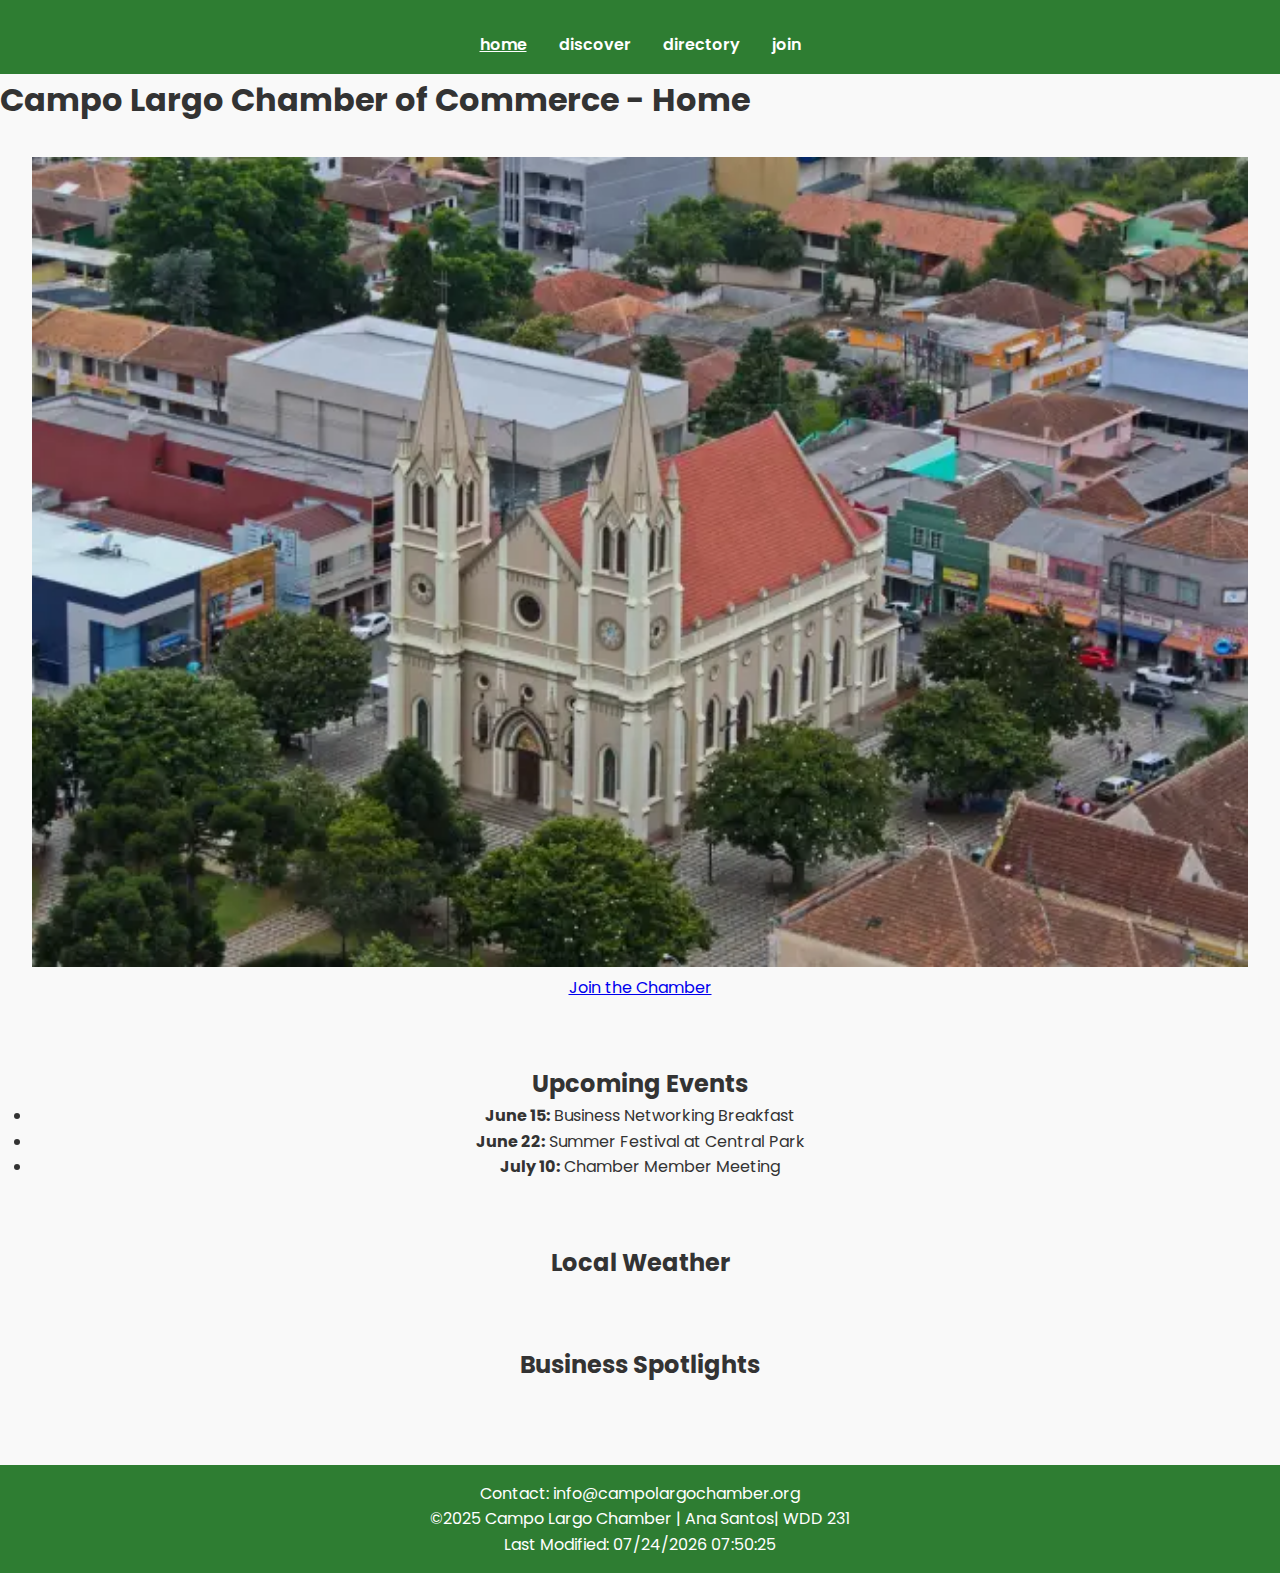
<file: chamber/index.html>
<!DOCTYPE html>
<html lang="en">
<head>
    <meta charset="UTF-8">
    <meta name="viewport" content="width=device-width, initial-scale=1.0">
    <meta name="author" content="Ana Gabriely Mendes dos Santos">
    <meta name="description" content="Directory of local businesses and members of the Campo Largo Chamber of Commerce.">
    <title>Campo Largo Chamber of Commerce - Home</title>

    <!--Open Graph Metadata-->
    <meta property="og:title" content="Campo Largo Chamber Directory" />
    <meta property="og:description" content="Explore our directory of businesses and members." />
    <meta property="og:image" content="" />
    <meta property="og:url" content="http://127.0.0.1:5500/chamber/directory.html" />
    <meta property="og:type" content="website" />

    <link rel="stylesheet" href="styles/index.css">
    <link rel="icon" href="images/favicon.ico" type="image/x-icon">
    

</head>
<body>
    <header>
        <nav>
            <ul>
                <li><a href="index.html" lang="en" class="active" aria-current="page">home</a></li>
                <li><a href="discover.html">discover</a></li>
                <li><a href="directory.html" >directory</a></li>
                <li><a href="join.html">join</a></li>
            </ul>
        </nav>
    </header>
    <main>
        <h1>Campo Largo Chamber of Commerce - Home</h1>
        <!--HERO SECTION-->
        <section class="hero">
            <img src="images/campolargo.webp" alt="Campo Largo view" loading="lazy">
            <div class="cta">
                <a href="join.html" class="join-button">Join the Chamber</a>
            </div>
        </section>

        <!--current events section-->
        <section class="events">
            <h2>Upcoming Events</h2>
            <ul>
                <li><strong>June 15:</strong> Business Networking Breakfast</li>
                <li><strong>June 22:</strong> Summer Festival at Central Park</li>
                <li><strong>July 10:</strong> Chamber Member Meeting</li>
            </ul>
        </section>

        <!--weather section-->
        <section class="weather">
            <h2>Local Weather</h2>
            <p id="weather-temp"></p>
            <p id="weather-desc"></p>
            <div id="forecast"></div>
        </section>

         <!-- Business Spotlights Section -->
        <section class="spotlights">
            <h2>Business Spotlights</h2>
            <div class="spotlight-card-container">
                <!--cards inseridos via js-->
            </div>
        </section>
    </main>
    <footer>
        <p>Contact: info@campolargochamber.org</p>
        <p>©2025 Campo Largo Chamber | Ana Santos| WDD 231</p>
        <p>Last Modified: <span id="last-modified"></span></p>
    </footer>

    <script src="scripts/weather.js" defer></script>
    <script src="scripts/spotlights.js" defer></script>
    <script>
       document.getElementById('last-modified').textContent = document.lastModified;
    </script>
</body>
</html>
</file>
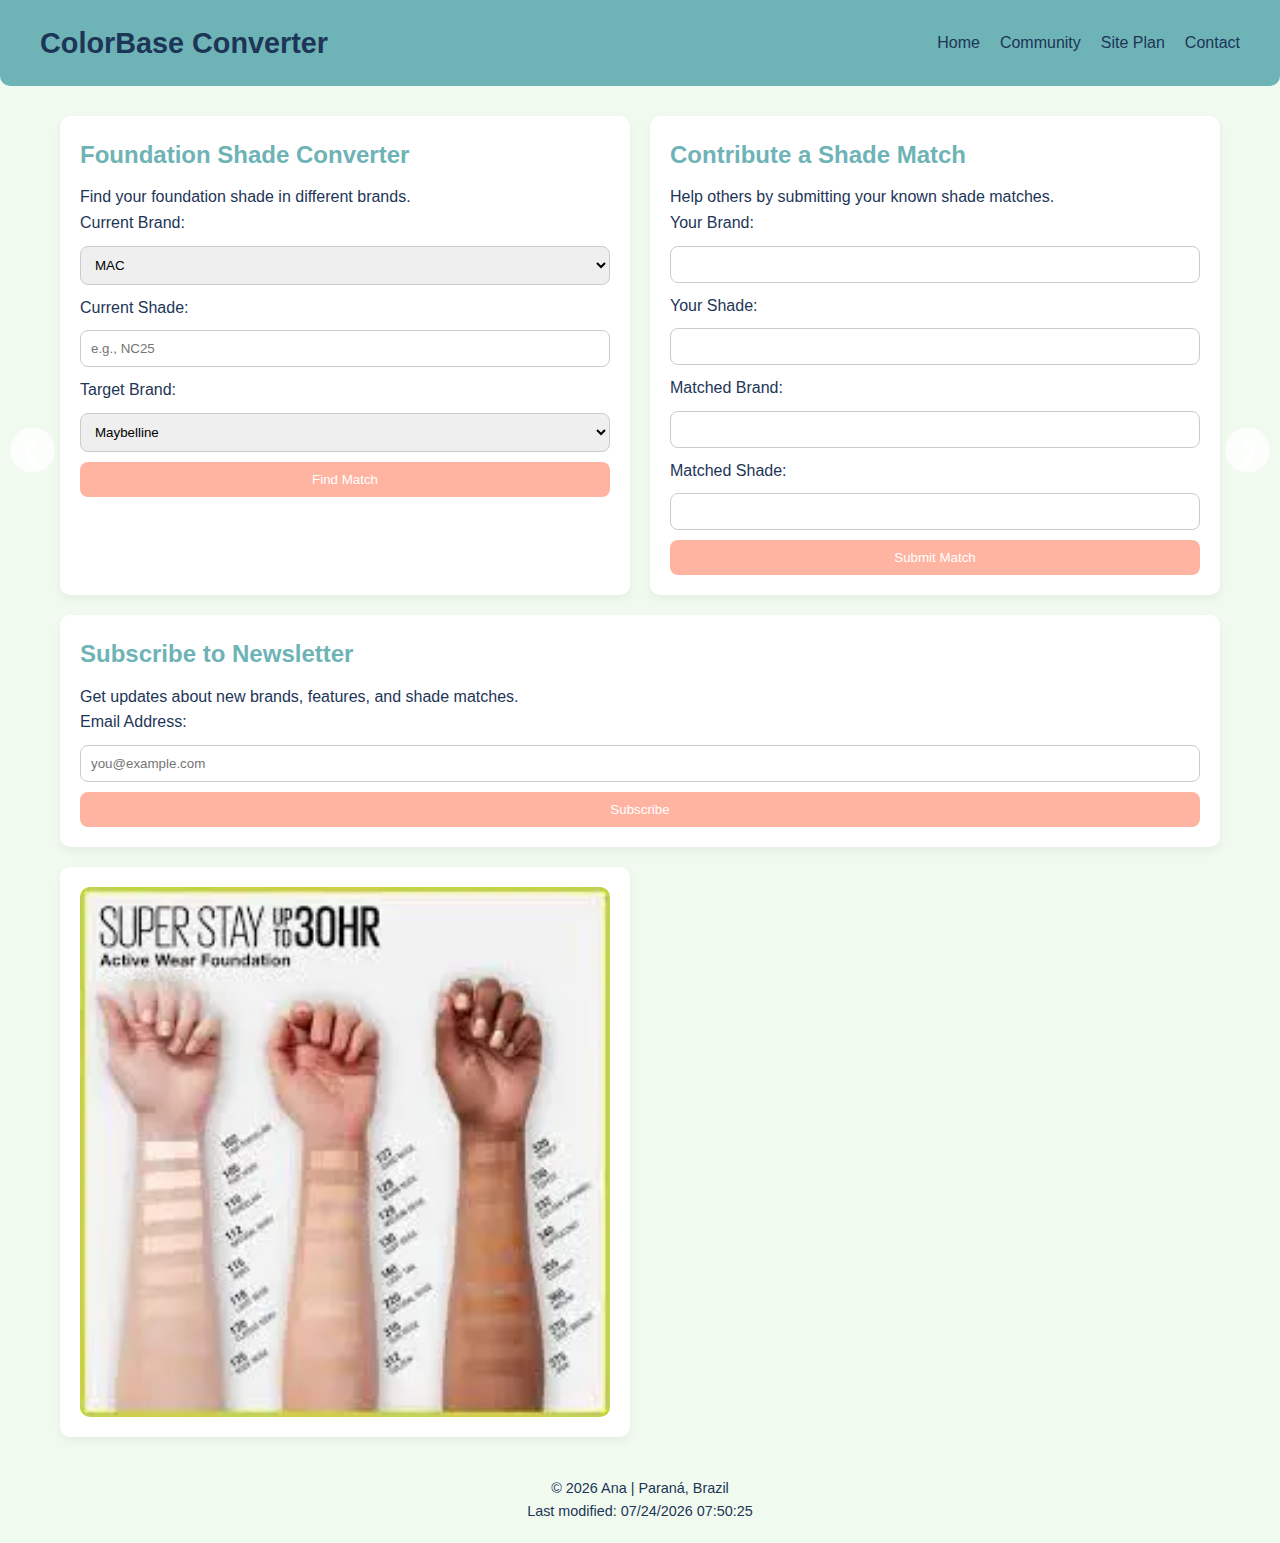
<file: finalproject/index.html>
<!DOCTYPE html>
<html lang="en">
<head>
  <meta charset="UTF-8" />
  <meta name="viewport" content="width=device-width, initial-scale=1" />
  <title>ColorBase Converter</title>
  <meta name="description" content="Foundation shade converter and community contribution tool">
  <meta name="author" content="Ana Gabriely Mendes dos Santos">
  <link rel="stylesheet" href="styles/main.css">
  <link rel="icon" href="images/favicon.png" type="image/x-icon">

  <!-- Open Graph / Facebook -->
<meta property="og:type" content="website">
<meta property="og:url" content="https://anasntos.github.io/wdd231/finalproject/">
<meta property="og:title" content="ColorBase Converter">
<meta property="og:description" content="Find your perfect foundation shade across brands and share with the community.">
<meta property="og:image" content="images">
</head>

<body>
  <header>
    <nav>
      <div class="logo">ColorBase Converter</div>
      <ul class="nav-links">
        <li><a href="index.html">Home</a></li>
        <li><a href="community.html">Community</a></li>
        <li><a href="siteplan.html">Site Plan</a></li>
        <li><a href="contact.html">Contact</a></li>
      </ul>
      <button class="menu-button">&#9776;</button>
    </nav>
  </header>

  <main>
    <section class="converter">
      <h2>Foundation Shade Converter</h2>
      <p>Find your foundation shade in different brands.</p>
      <form>
        <label for="brand">Current Brand:</label>
        <select id="brand" name="brand">
          <option>MAC</option>
          <option>Maybelline</option>
          <option>Fenty</option>
        </select>

        <label for="shade">Current Shade:</label>
        <input type="text" id="shade" name="shade" placeholder="e.g., NC25">

        <label for="target-brand">Target Brand:</label>
        <select id="target-brand" name="target-brand">
          <option>Maybelline</option>
          <option>Fenty</option>
          <option>MAC</option>
        </select>

        <button type="submit">Find Match</button>
      </form>
    </section>

    <section class="contribute">
      <h2>Contribute a Shade Match</h2>
      <p>Help others by submitting your known shade matches.</p>
      <form>
        <label for="your-brand">Your Brand:</label>
        <input type="text" id="your-brand" name="your-brand">

        <label for="your-shade">Your Shade:</label>
        <input type="text" id="your-shade" name="your-shade">

        <label for="matched-brand">Matched Brand:</label>
        <input type="text" id="matched-brand" name="matched-brand">

        <label for="matched-shade">Matched Shade:</label>
        <input type="text" id="matched-shade" name="matched-shade">

        <button type="submit">Submit Match</button>
      </form>
    </section>

    <section class="newsletter">
      <h2>Subscribe to Newsletter</h2>
      <p>Get updates about new brands, features, and shade matches.</p>
      <form>
        <label for="email">Email Address:</label>
        <input type="email" id="email" name="email" placeholder="you@example.com">

        <button type="submit">Subscribe</button>
      </form>
    </section>

    <section class="carousel">
        <div class="carousel-images">
            <img src="images/image1.webp" alt="Foto 1" loading="lazy" class="active" />
            <img src="images/image2.webp" alt="Foto 2" loading="lazy"/>
            <img src="images/image3.webp" alt="Foto 3" loading="lazy"/>
        </div>
        <button class="carousel-btn prev">&#10094;</button>
        <button class="carousel-btn next">&#10095;</button>
    </section>

  </main>

  <footer>
    <p>&copy; <span id="Year"></span> Ana | Paraná, Brazil</p>
    <p id="lastModified"></p>
  </footer>

  <script src="scripts/main.js"></script>
  <script src="scripts/carrossel.js"></script>
</body>
</html>
</file>
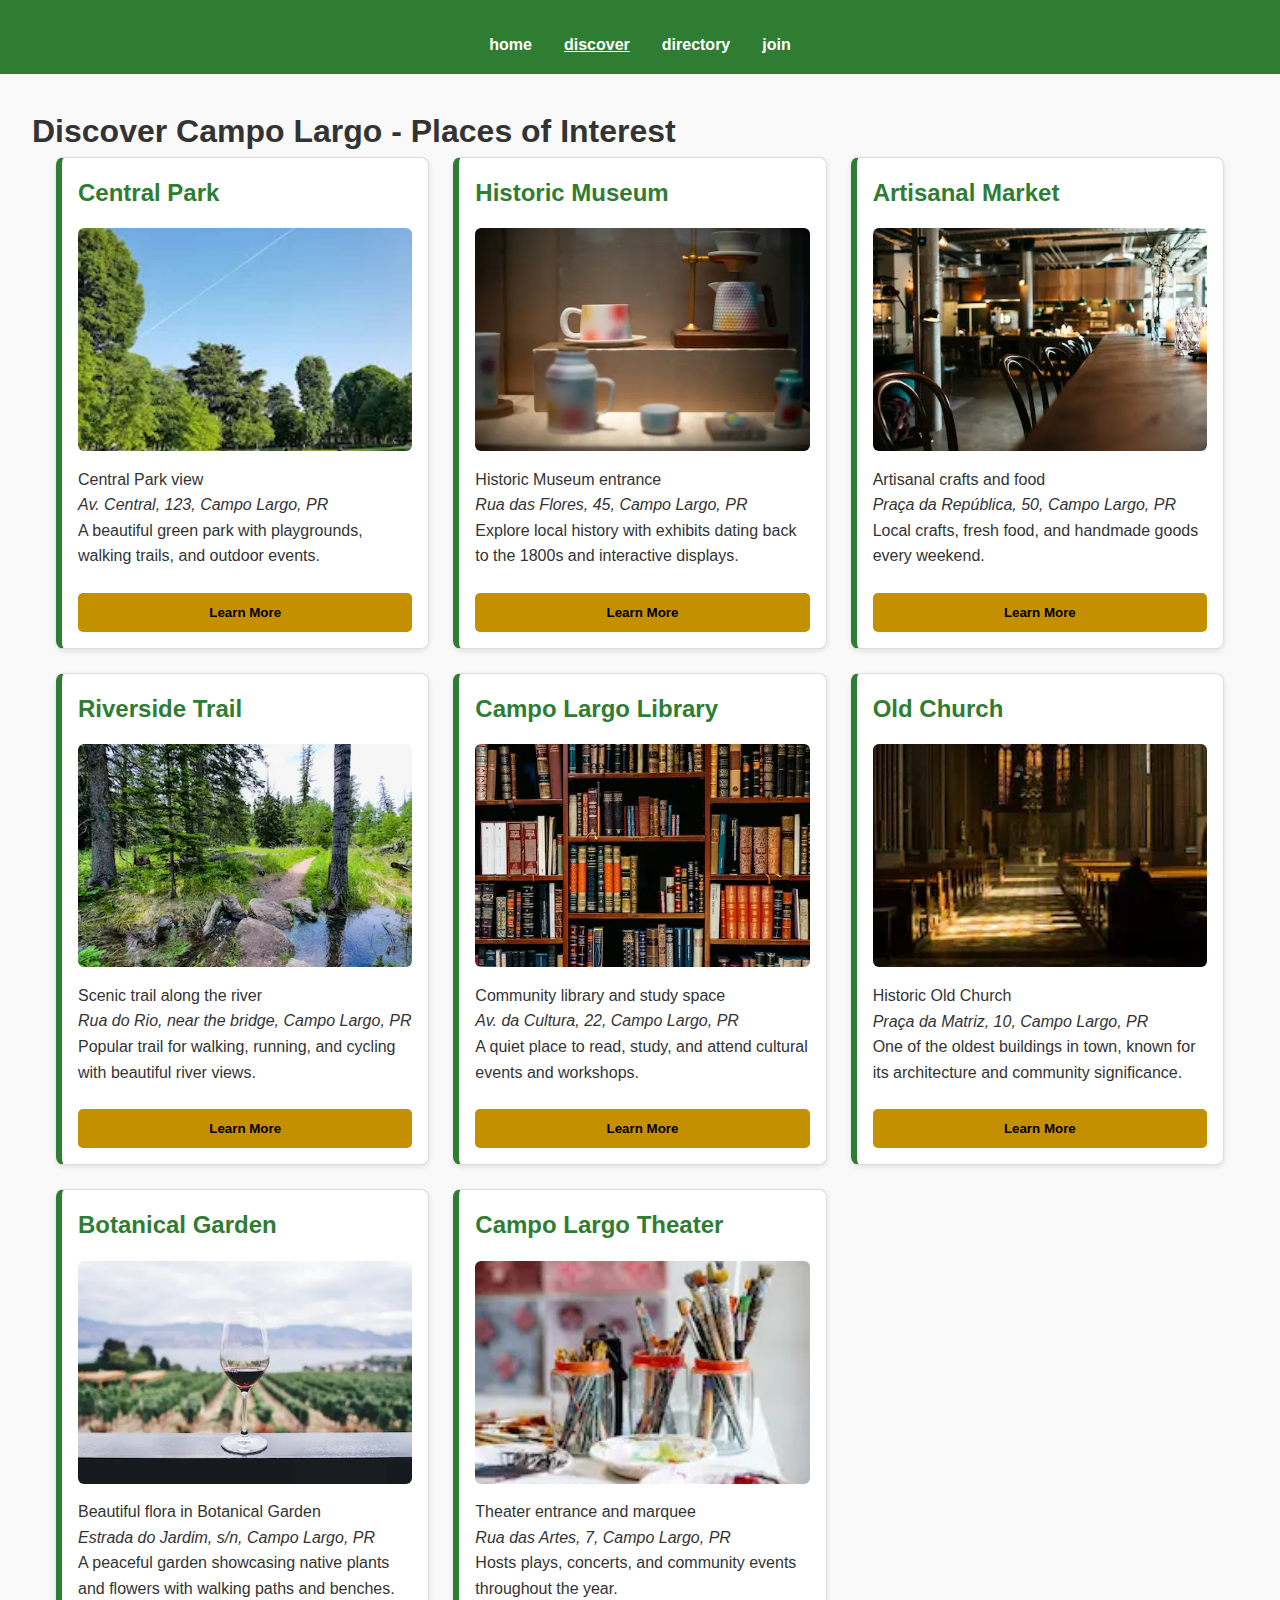
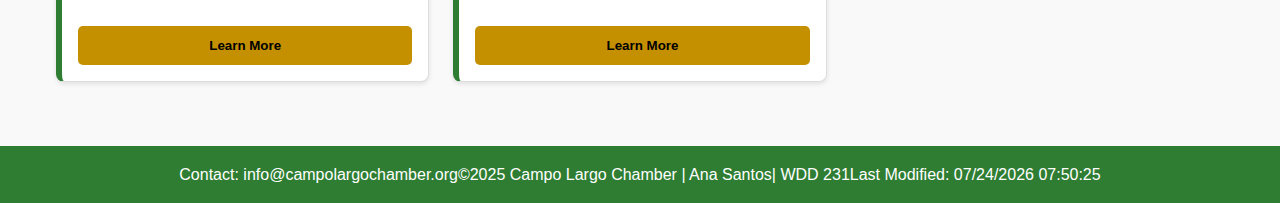
<file: chamber/discover.html>
<!DOCTYPE html>
<html lang="en">
<head>
    <meta charset="UTF-8">
    <meta name="viewport" content="width=device-width, initial-scale=1.0">
    <meta name="author" content="Ana Gabriely Mendes dos Santos">
    <meta name="description" content="Directory of local businesses and members of the Campo Largo Chamber of Commerce.">
    <title>Campo Largo Chamber of Commerce - Discover</title>

    <!--Open Graph Metadata-->
    <meta property="og:title" content="Campo Largo Chamber Directory" />
    <meta property="og:description" content="Explore our directory of businesses and members." />
    <meta property="og:image" content="" />
    <meta property="og:url" content="http://127.0.0.1:5500/chamber/directory.html" />
    <meta property="og:type" content="website" />

    <link rel="stylesheet" href="styles/discover.css">
    <link rel="icon" href="images/favicon.ico" type="image/x-icon">
    

</head>
<body>
    <header>
        <nav>
            <ul>
                <li><a href="index.html" lang="en" >home</a></li>
                <li><a href="discover.html" class="active" aria-current="page">discover</a></li>
                <li><a href="directory.html" >directory</a></li>
                <li><a href="join.html">join</a></li>
            </ul>
        </nav>
    </header>

    <main>
        <section id="places">
            <h1>Discover Campo Largo - Places of Interest</h1>
            <div class="cards-container">
                <article class="card card1">
                    <h2>Central Park</h2>
                    <figure>
                        <img src="images/park.webp" alt="View of Central Park" width="300" height="200" loading="lazy" />
                        <figcaption>Central Park view</figcaption>
                    </figure>
                    <address>Av. Central, 123, Campo Largo, PR</address>
                    <p>A beautiful green park with playgrounds, walking trails, and outdoor events.</p>
                    <button class="cta-button">Learn More</button>

                </article>
                
                <article class="card card2">
                    <h2>Historic Museum</h2>
                    <figure>
                        <img src="images/museum.webp" alt="Front facade of Historic Museum" width="300" height="200" loading="lazy" />
                        <figcaption>Historic Museum entrance</figcaption>
                    </figure>
                    <address>Rua das Flores, 45, Campo Largo, PR</address>
                    <p>Explore local history with exhibits dating back to the 1800s and interactive displays.</p>
                    <button class="cta-button">Learn More</button>

                </article>
                
                <article class="card card3">
                    <h2>Artisanal Market</h2>
                    <figure>
                        <img src="images/bistro.webp" alt="Stalls at Artisanal Market" width="300" height="200"  loading="lazy"/>
                        <figcaption>Artisanal crafts and food</figcaption>
                    </figure>
                    <address>Praça da República, 50, Campo Largo, PR</address>
                    <p>Local crafts, fresh food, and handmade goods every weekend.</p>
                    <button class="cta-button">Learn More</button>

                </article>
                
                <article class="card card4">
                    <h2>Riverside Trail</h2>
                    <figure>
                        <img src="images/waterstrail.webp" alt="Riverside Trail walking path" width="300" height="200" loading="lazy" />
                        <figcaption>Scenic trail along the river</figcaption>
                    </figure>
                    <address>Rua do Rio, near the bridge, Campo Largo, PR</address>
                    <p>Popular trail for walking, running, and cycling with beautiful river views.</p>
                    <button class="cta-button">Learn More</button>

                </article>
                
                <article class="card card5">
                    <h2>Campo Largo Library</h2>
                    <figure>
                        <img src="images/library.webp" alt="Front of Campo Largo Library" width="300" height="200" loading="lazy" />
                        <figcaption>Community library and study space</figcaption>
                    </figure>
                    <address>Av. da Cultura, 22, Campo Largo, PR</address>
                    <p>A quiet place to read, study, and attend cultural events and workshops.</p>
                    <button class="cta-button">Learn More</button>

                </article>
                
                <article class="card card6">
                    <h2>Old Church</h2>
                    <figure>
                        <img src="images/church.webp" alt="Historic old church building" width="300" height="200" loading="lazy" />
                        <figcaption>Historic Old Church</figcaption>
                    </figure>
                    <address>Praça da Matriz, 10, Campo Largo, PR</address>
                    <p>One of the oldest buildings in town, known for its architecture and community significance.</p>
                    <button class="cta-button">Learn More</button>

                </article>
                
                <article class="card card7">
                    <h2>Botanical Garden</h2>
                    <figure>
                        <img src="images/winery.webp" alt="Flowers in Botanical Garden" width="300" height="200" loading="lazy" />
                        <figcaption>Beautiful flora in Botanical Garden</figcaption>
                    </figure>
                    <address>Estrada do Jardim, s/n, Campo Largo, PR</address>
                    <p>A peaceful garden showcasing native plants and flowers with walking paths and benches.</p>
                    <button class="cta-button">Learn More</button>

                </article>
                
                <article class="card card8">
                    <h2>Campo Largo Theater</h2>
                    <figure>
                        <img src="images/artstudio.webp" alt="Front of Campo Largo Theater" width="300" height="200" loading="lazy" />
                        <figcaption>Theater entrance and marquee</figcaption>
                    </figure>
                    <address>Rua das Artes, 7, Campo Largo, PR</address>
                    <p>Hosts plays, concerts, and community events throughout the year.</p>
                    <button class="cta-button">Learn More</button>

                </article>
            </div>
        </section>
    </main>

    
    <footer>
        <p>Contact: info@campolargochamber.org</p>
        <p>©2025 Campo Largo Chamber | Ana Santos| WDD 231</p>
        <p>Last Modified: <span id="last-modified"></span></p>
    </footer>

    <script src="scripts/discover.js" defer></script>
    <script>
       document.getElementById('last-modified').textContent = document.lastModified;
    </script>
</body>
</html>
</file>
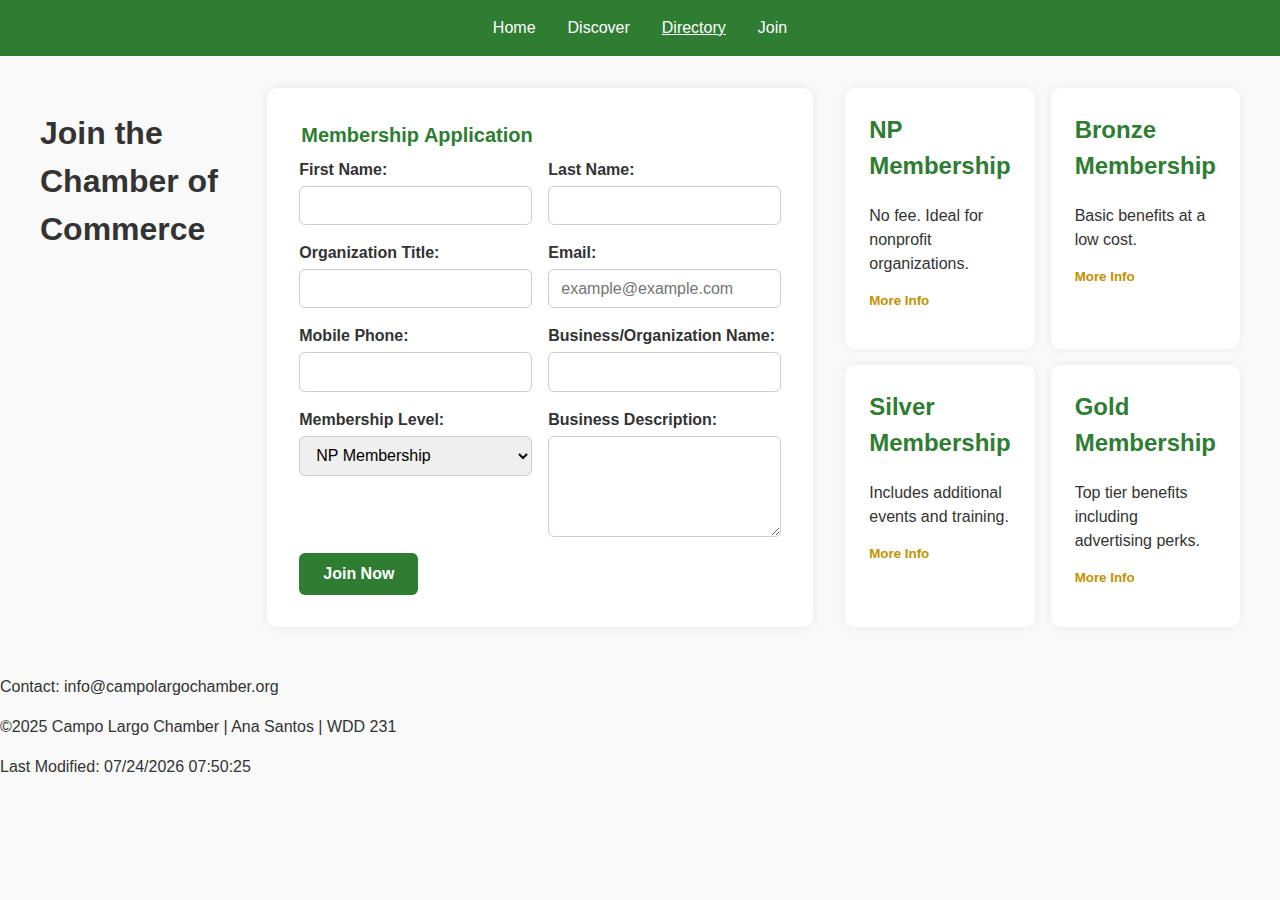
<file: chamber/join.html>
<!DOCTYPE html>
<html lang="en">
<head>
  <meta charset="UTF-8" />
  <meta name="viewport" content="width=device-width, initial-scale=1.0" />
  <meta name="author" content="Ana Gabriely Mendes dos Santos" />
  <meta name="description" content="Directory of local businesses and members of the Campo Largo Chamber of Commerce." />
  <title>Join - Campo Largo Chamber of Commerce</title>

  <!-- Favicon -->
  <link rel="icon" href="images/favicon.ico" type="image/x-icon" />

  <!-- Facebook Open Graph meta tags -->
  <meta property="og:title" content="Campo Largo Chamber Directory" />
  <meta property="og:description" content="Explore our directory of businesses and members." />
  <meta property="og:image" content="https://example.com/chamber/images/social-preview.jpg" />
  <meta property="og:url" content="https://example.com/chamber/directory.html" />
  <meta property="og:type" content="website" />

  <link rel="stylesheet" href="styles/join.css" />
  <script defer src="scripts/join.js"></script>
</head>
<body>
  <header>
    <nav>
      <ul>
        <li><a href="index.html" lang="en">home</a></li>
        <li><a href="discover.html">discover</a></li>
        <li><a href="directory.html" class="active" aria-current="page">directory</a></li>
        <li><a href="join.html">join</a></li>
      </ul>
    </nav>
  </header>

  <main>
    <h1>Join the Chamber of Commerce</h1>
    <section>
      <form method="get" action="thankyou.html">
        <fieldset>
          <legend>Membership Application</legend>

          <label for="firstName">First Name:
            <input type="text" id="firstName" name="firstName" autocomplete="given-name" required />
          </label>

          <label for="lastName">Last Name:
            <input type="text" id="lastName" name="lastName" autocomplete="family-name" required />
          </label>

          <label for="orgTitle">Organization Title:
            <input type="text" id="orgTitle" name="orgTitle" autocomplete="organization-title" pattern="[A-Za-z\\-\\s]{7,}" />
          </label>

          <label for="email">Email:
            <input type="email" id="email" name="email" autocomplete="email" required placeholder="example@example.com" />
          </label>

          <label for="phone">Mobile Phone:
            <input type="tel" id="phone" name="phone" autocomplete="tel" required />
          </label>

          <label for="organization">Business/Organization Name:
            <input type="text" id="organization" name="organization" autocomplete="organization" required />
          </label>

          <label for="membership">Membership Level:
            <select id="membership" name="membership" required>
              <option value="np">NP Membership</option>
              <option value="bronze">Bronze Membership</option>
              <option value="silver">Silver Membership</option>
              <option value="gold">Gold Membership</option>
            </select>
          </label>

          <label for="description">Business Description:
            <textarea id="description" name="description"></textarea>
          </label>

          <input type="hidden" name="timestamp" id="timestamp" />
          <input type="submit" value="Join Now" />
        </fieldset>
      </form>
    </section>

    <section class="membership-cards">
      <div class="card" id="np-card">
        <h2>NP Membership</h2>
        <p>No fee. Ideal for nonprofit organizations.</p>
        <button type="button" onclick="document.getElementById('np-modal').showModal()">More Info</button>
      </div>

      <div class="card" id="bronze-card">
        <h2>Bronze Membership</h2>
        <p>Basic benefits at a low cost.</p>
        <button type="button" onclick="document.getElementById('bronze-modal').showModal()">More Info</button>
      </div>

      <div class="card" id="silver-card">
        <h2>Silver Membership</h2>
        <p>Includes additional events and training.</p>
        <button type="button" onclick="document.getElementById('silver-modal').showModal()">More Info</button>
      </div>

      <div class="card" id="gold-card">
        <h2>Gold Membership</h2>
        <p>Top tier benefits including advertising perks.</p>
        <button type="button" onclick="document.getElementById('gold-modal').showModal()">More Info</button>
      </div>
    </section>

    <!-- Membership Modals -->
    <dialog id="np-modal">
      <h3>NP Membership Benefits</h3>
      <p>Free membership for nonprofits. Includes access to community events.</p>
      <button aria-label="Close NP Membership Modal" onclick="document.getElementById('np-modal').close()">Close</button>
    </dialog>

    <dialog id="bronze-modal">
      <h3>Bronze Membership Benefits</h3>
      <p>Access to events, monthly newsletter, and business listing.</p>
      <button aria-label="Close Bronze Membership Modal" onclick="document.getElementById('bronze-modal').close()">Close</button>
    </dialog>

    <dialog id="silver-modal">
      <h3>Silver Membership Benefits</h3>
      <p>Everything in Bronze plus discounts, training, and spotlights.</p>
      <button aria-label="Close Silver Membership Modal" onclick="document.getElementById('silver-modal').close()">Close</button>
    </dialog>

    <dialog id="gold-modal">
      <h3>Gold Membership Benefits</h3>
      <p>All benefits plus prominent homepage ads and event sponsorships.</p>
      <button aria-label="Close Gold Membership Modal" onclick="document.getElementById('gold-modal').close()">Close</button>
    </dialog>
  </main>

  <footer>
    <p>Contact: info@campolargochamber.org</p>
    <p>©2025 Campo Largo Chamber | Ana Santos | WDD 231</p>
    <p>Last Modified: <span id="last-modified"></span></p>
  </footer>

  <script>
    // Timestamp automático
    document.getElementById("timestamp").value = new Date().toISOString();

    // Data da última modificação
    document.getElementById("last-modified").textContent = document.lastModified;
  </script>
</body>
</html>
</file>
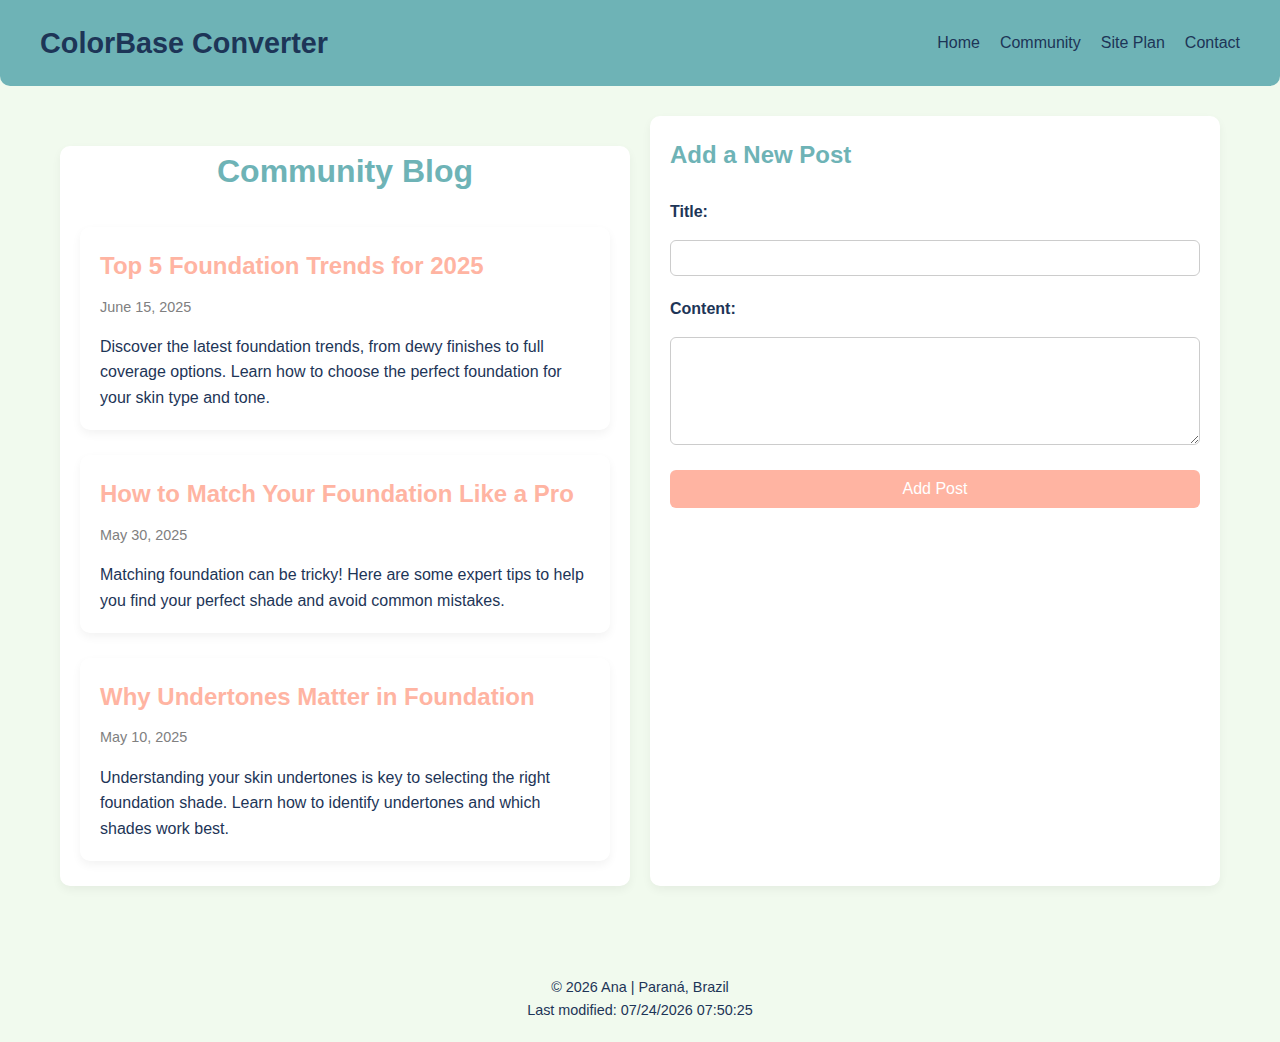
<file: finalproject/community.html>
<!DOCTYPE html>
<html lang="en">
<head>
  <meta charset="UTF-8" />
  <meta name="viewport" content="width=device-width, initial-scale=1" />
  <title>Community - ColorBase Converter</title>
  <meta name="description" content="Blog posts about the makeup world">
  <meta name="author" content="Ana Gabriely Mendes dos Santos">
  <link rel="stylesheet" href="styles/main.css" />
  <link rel="stylesheet" href="styles/community.css" />
</head>
<body>
  <header>
    <nav>
      <div class="logo">ColorBase Converter</div>
      <ul class="nav-links">
        <li><a href="index.html">Home</a></li>
        <li><a href="community.html">Community</a></li>
        <li><a href="siteplan.html">Site Plan</a></li>
        <li><a href="contact.html">Contact</a></li>
      </ul>
      <button class="menu-button">&#9776;</button>
    </nav>
  </header>

  <main>
    <section class="posts-section">
      <h1>Community Blog</h1>
      <div id="posts-container">
        <!-- Posts will be loaded here by JS -->
      </div>
    </section>
    <section class="new-post-section">
      <h2>Add a New Post</h2>
      <form id="new-post-form">
        <label for="post-title">Title:</label>
        <input type="text" id="post-title" name="post-title" required>

        <label for="post-content">Content:</label>
        <textarea id="post-content" name="post-content" rows="5" required></textarea>

        <button type="submit">Add Post</button>
      </form>
    </section>

    <div id="posts-container">
      <!-- Posts aparecerão aqui -->
    </div>
  </section>

  </main>

  <footer>
    <p>&copy; <span id="Year"></span> Ana | Paraná, Brazil</p>
    <p id="lastModified"></p>
  </footer>

  <script src="scripts/community.js"></script>
  <script src="scripts/main.js"></script>
</body>
</html>
</file>
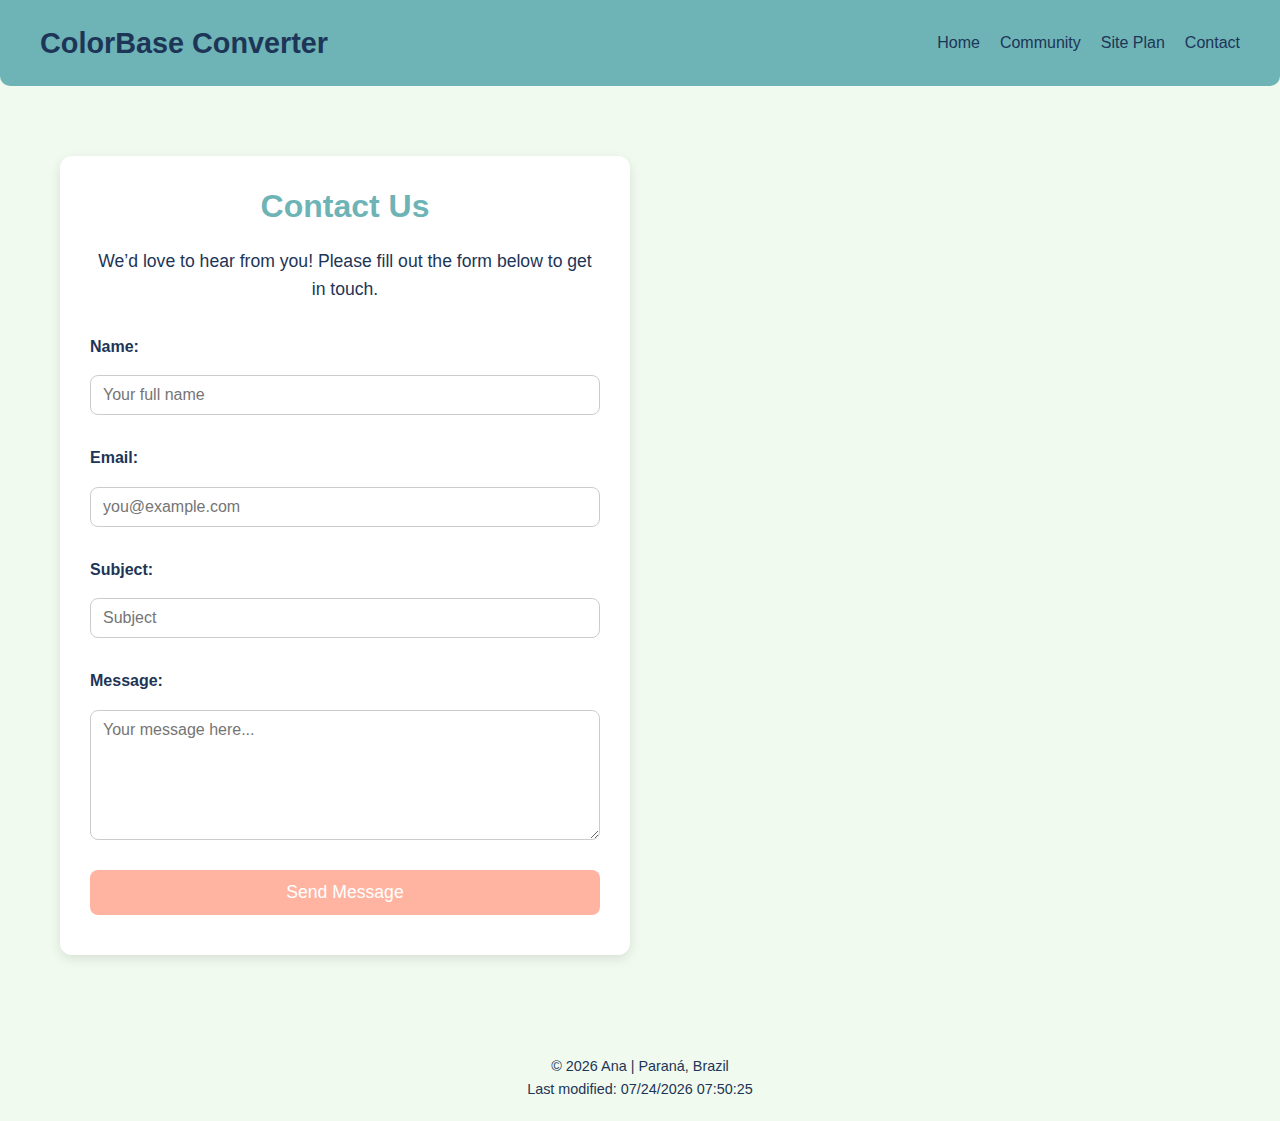
<file: finalproject/contact.html>
<!DOCTYPE html>
<html lang="en">
<head>
  <meta charset="UTF-8" />
  <meta name="viewport" content="width=device-width, initial-scale=1" />
  <title>Contact Us - ColorBase Converter</title>
  <meta name="description" content="Contact page for ColorBase Converter">
  <meta name="author" content="Ana Gabriely Mendes dos Santos">
  <link rel="stylesheet" href="styles/main.css" />
</head>
<body>
  <header>
    <nav>
      <div class="logo">ColorBase Converter</div>
      <ul class="nav-links">
        <li><a href="index.html">Home</a></li>
        <li><a href="community.html">Community</a></li>
        <li><a href="siteplan.html">Site Plan</a></li>
        <li><a href="contact.html" class="active">Contact</a></li>
      </ul>
      <button class="menu-button">&#9776;</button>
    </nav>
  </header>

  <main>
    <section class="contact-section">
      <h1>Contact Us</h1>
      <p>We’d love to hear from you! Please fill out the form below to get in touch.</p>

      <form id="contact-form">
        <label for="name">Name:</label>
        <input type="text" id="name" name="name" placeholder="Your full name" required />

        <label for="email">Email:</label>
        <input type="email" id="email" name="email" placeholder="you@example.com" required />

        <label for="subject">Subject:</label>
        <input type="text" id="subject" name="subject" placeholder="Subject" required />

        <label for="message">Message:</label>
        <textarea id="message" name="message" rows="6" placeholder="Your message here..." required></textarea>

        <button type="submit">Send Message</button>
      </form>

      <div id="form-status" role="alert" aria-live="polite"></div>
    </section>
    
  </main>

  <footer>
    <p>&copy; <span id="Year"></span> Ana | Paraná, Brazil</p>
    <p id="lastModified"></p>
  </footer>

  <script src="scripts/contact.js"></script>
  <script>
    document.getElementById('Year').textContent = new Date().getFullYear();
    document.getElementById('lastModified').textContent = 'Last modified: ' + document.lastModified;
  </script>
</body>
</html>
</file>
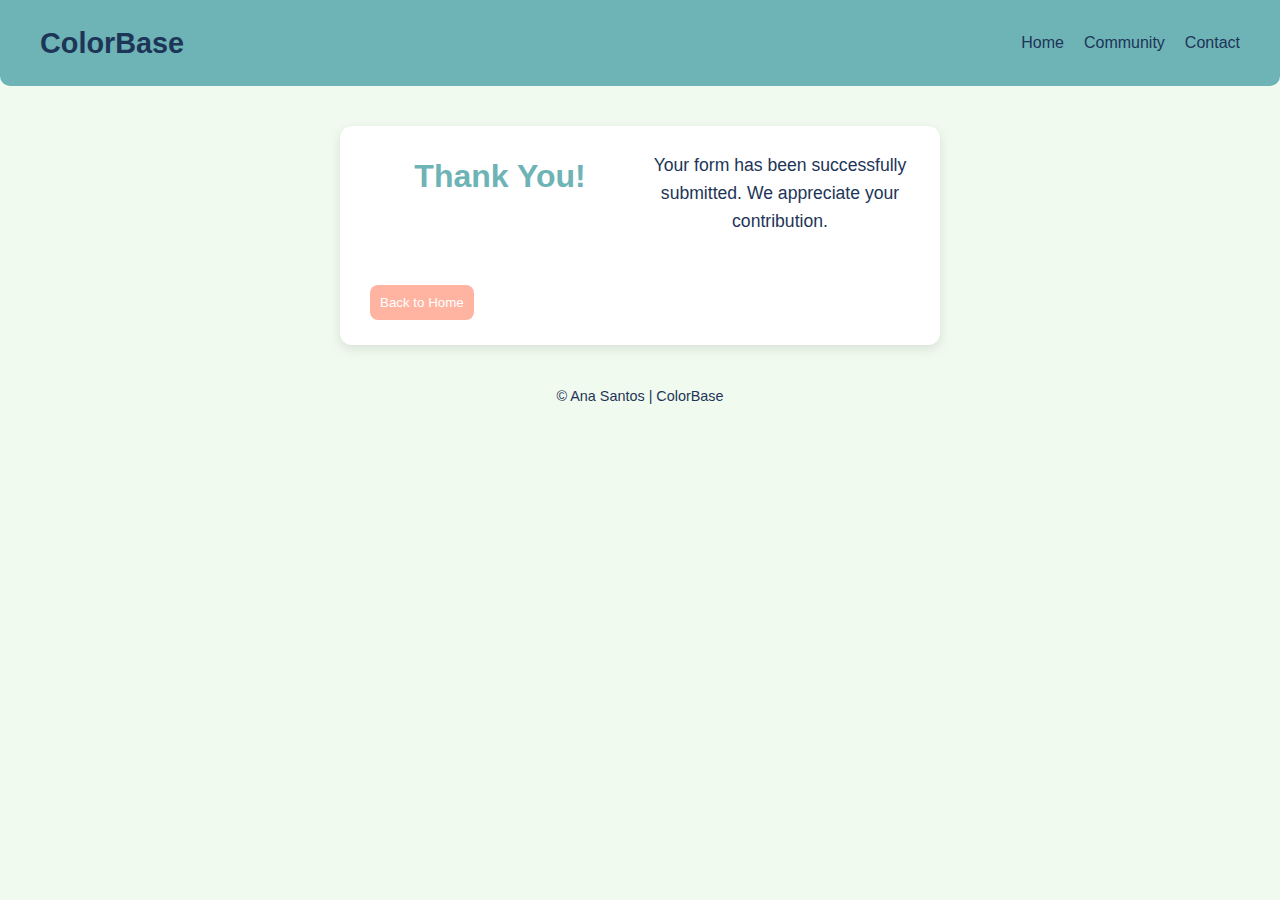
<file: finalproject/form-submitted.html>
<!DOCTYPE html>
<html lang="en">
<head>
  <meta charset="UTF-8">
  <meta name="viewport" content="width=device-width, initial-scale=1.0">
  <title>Form Submitted - ColorBase</title>
  <link rel="stylesheet" href="styles/main.css">
  <link rel="icon" href="images/favicon.ico">
</head>
<body>
  <header>
    <nav>
      <div class="logo">ColorBase</div>
      <ul class="nav-links">
        <li><a href="index.html">Home</a></li>
        <li><a href="community.html">Community</a></li>
        <li><a href="contact.html">Contact</a></li>
      </ul>
    </nav>
  </header>

  <main class="contact-section">
    <h1>Thank You!</h1>
    <p>Your form has been successfully submitted. We appreciate your contribution.</p>
    <a href="index.html">
      <button>Back to Home</button>
    </a>
  </main>

  <footer>
    <p>&copy; <span id="year"></span> Ana Santos | ColorBase</p>
    <p id="lastModified"></p>
  </footer>

  <script src="scripts/main.js" type="module"></script>
</body>
</html>
</file>
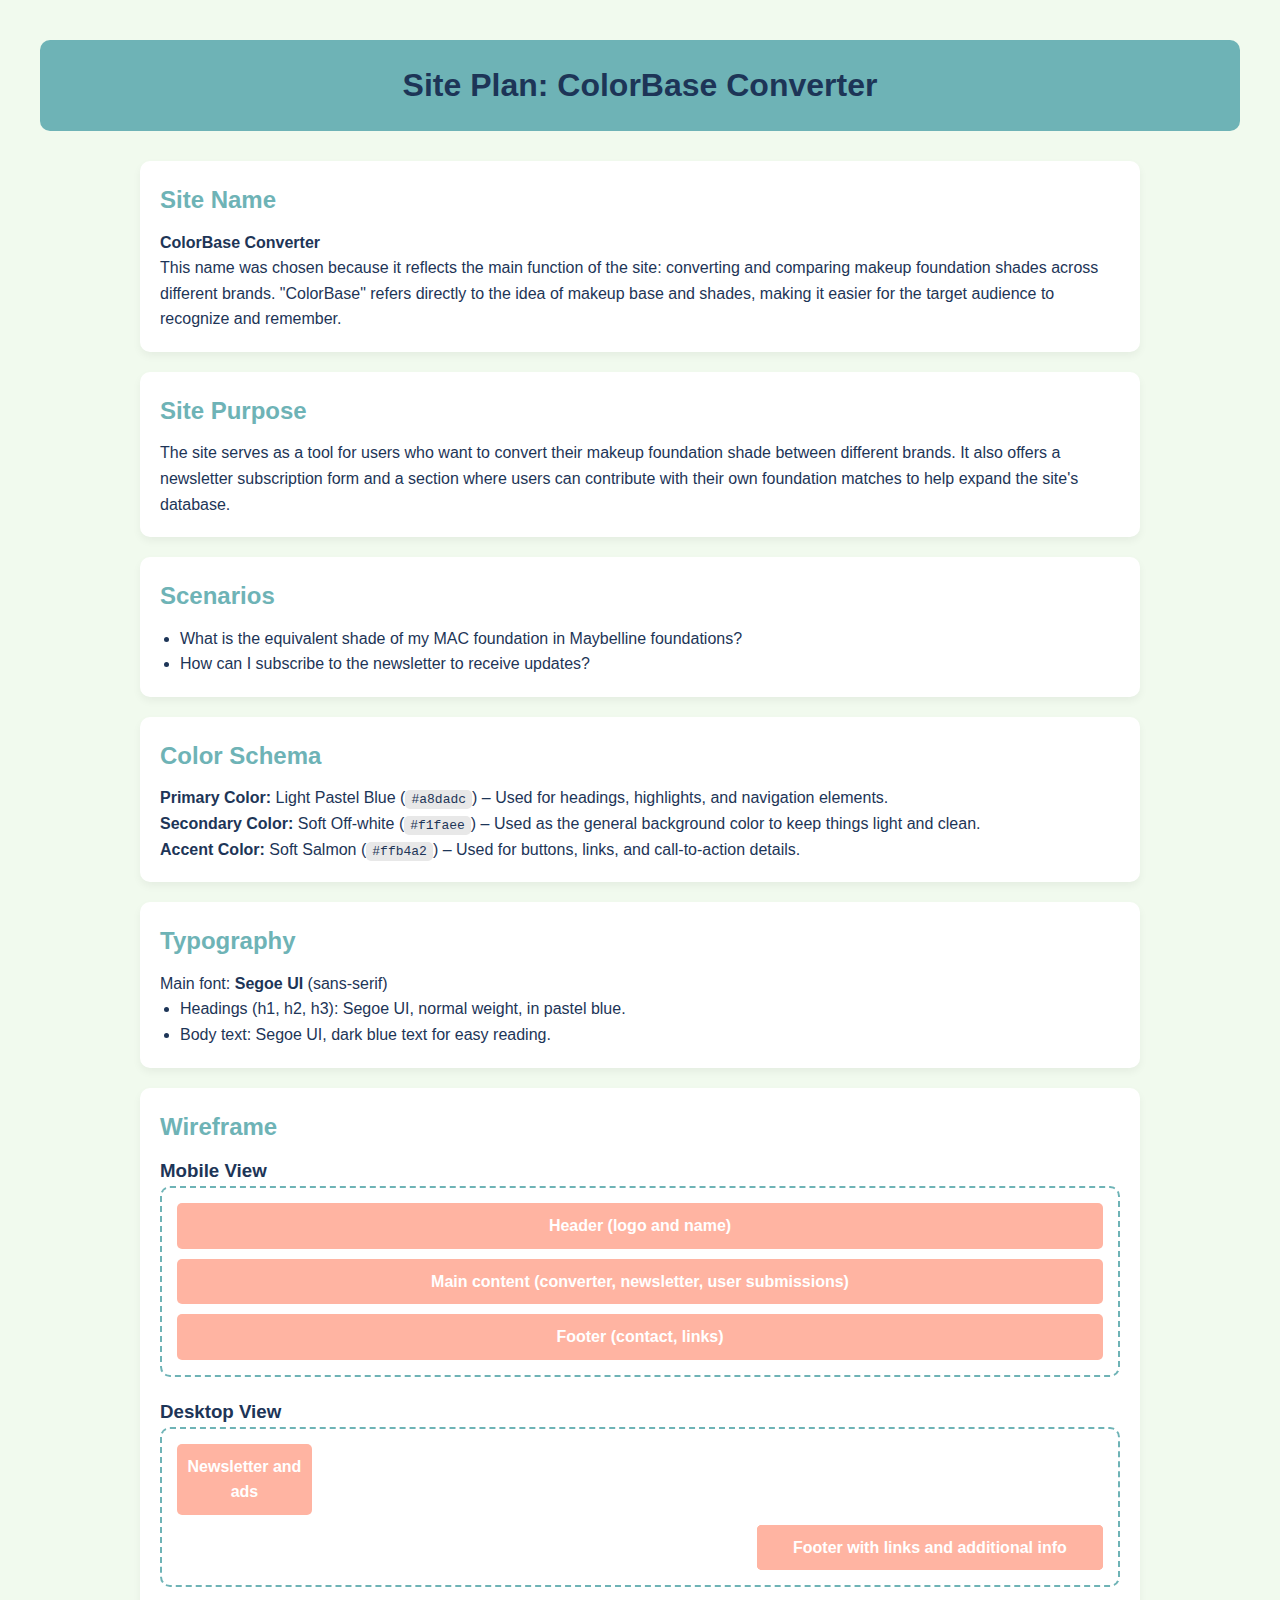
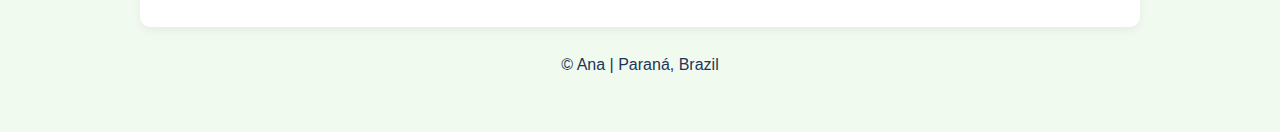
<file: finalproject/siteplan.html>
<!DOCTYPE html>
<html lang="en">
<head>
  <meta charset="UTF-8" />
  <meta name="viewport" content="width=device-width, initial-scale=1" />
  <title>Site Plan Document - ColorBase Converter</title>
  <meta name="description" content="site plan for final project">
  <meta name="author" content="Ana Gabriely Mendes dos Santos">

  <link rel="stylesheet" href="styles/siteplan.css">

</head>
<body>
  <header><h1>Site Plan: ColorBase Converter</h1></header>
  <main>
    <section>
        <h2>Site Name</h2>
        <p><strong>ColorBase Converter</strong></p>
        <p>This name was chosen because it reflects the main function of the site: converting and comparing makeup foundation shades across different brands. "ColorBase" refers directly to the idea of makeup base and shades, making it easier for the target audience to recognize and remember.</p>
    </section>
    
    <section>
        <h2>Site Purpose</h2>
        <p>The site serves as a tool for users who want to convert their makeup foundation shade between different brands. It also offers a newsletter subscription form and a section where users can contribute with their own foundation matches to help expand the site's database.</p>
    </section>
    
    <section>
        <h2>Scenarios</h2>
        <ul>
            <li>What is the equivalent shade of my MAC foundation in Maybelline foundations?</li>
            <li>How can I subscribe to the newsletter to receive updates?</li>
        </ul>
    </section>
    
    <section>
        <h2>Color Schema</h2>
        <p><strong>Primary Color:</strong> Light Pastel Blue (<code>#a8dadc</code>) – Used for headings, highlights, and navigation elements.</p>
        <p><strong>Secondary Color:</strong> Soft Off-white (<code>#f1faee</code>) – Used as the general background color to keep things light and clean.</p>
        <p><strong>Accent Color:</strong> Soft Salmon (<code>#ffb4a2</code>) – Used for buttons, links, and call-to-action details.</p>
    </section>
    
    <section>
        <h2>Typography</h2>
        <p>Main font: <strong>Segoe UI</strong> (sans-serif)</p>
        <ul>
            <li>Headings (h1, h2, h3): Segoe UI, normal weight, in pastel blue.</li>
            <li>Body text: Segoe UI, dark blue text for easy reading.</li>
        </ul>
    </section>

    <section>
        <h2>Wireframe</h2>
        <h3>Mobile View</h3>
        <div class="wireframe mobile">
            <div class="header">Header (logo and name)</div>
            <div class="main">Main content (converter, newsletter, user submissions)</div>
            <div class="footer">Footer (contact, links)</div>
        </div>

        <h3>Desktop View</h3>
        <div class="wireframe desktop">
            <div class="header">Header (logo and menu)</div>
            <div class="sidebar">Side Menu / Navigation</div>
            <div class="main">Main content (converter and contributions)</div>
            <div class="sidebar">Newsletter and ads</div>
            <div class="footer">Footer with links and additional info</div>
        </div>
    </section>
  <footer>
        <p>&copy; <span id="Year"></span> Ana | Paraná, Brazil</p>
        <p id="lastModified"></p>
    </footer>
</body>
</html>
</file>
<file: chamber/styles/index.css>
@import url('https://fonts.googleapis.com/css2?family=Poppins:wght@400;600&display=swap');

:root {
  --primary-color: #2e7d32;
  --secondary-color: #c49000;
  --background-color: #f9f9f9;
  --text-color: #333333;
  --font-family: 'Poppins', sans-serif;
}

* {
  box-sizing: border-box;
  margin: 0;
  padding: 0;
}

body {
  font-family: var(--font-family);
  background-color: var(--background-color);
  color: var(--text-color);
  line-height: 1.6;
}

header {
  background-color: var(--primary-color);
  color: white;
  padding: 1rem;
  text-align: center;
}

nav ul {
  display: flex;
  justify-content: center;
  gap: 2rem;
  list-style: none;
  margin-top: 1rem;
}

nav a {
  color: white;
  text-decoration: none;
  font-weight: 600;
}

nav a.active,
nav a:hover {
  text-decoration: underline;
}

.hero {
  position: relative;
  text-align: center;
}

.hero img {
  width: 100%;
  height: auto;
}

.cta-button {
  display: inline-block;
  margin-top: 1rem;
  padding: 0.75rem 1.5rem;
  background-color: var(--secondary-color);
  color: black;
  font-weight: bold;
  border: none;
  border-radius: 5px;
  text-decoration: none;
}

section {
  padding: 2rem;
  text-align: center;
}

.spotlight-card-container {
  display: flex;
  flex-direction: column;
  gap: 1.5rem;
  margin-top: 1rem;
}

.spotlight-card {
  background-color: white;
  border: 1px solid #ddd;
  padding: 1rem;
  border-left: 6px solid var(--primary-color);
  border-radius: 8px;
  text-align: left;
}

.spotlight-card img {
  max-width: 100px;
  height: auto;
  float: left;
  margin-right: 1rem;
}

footer {
  background-color: var(--primary-color);
  color: white;
  text-align: center;
  padding: 1rem;
  margin-top: 2rem;
}

/* Responsivo */
@media (min-width: 768px) {
  .spotlight-card-container {
    flex-direction: row;
    justify-content: center;
  }

  .spotlight-card {
    flex: 1;
    max-width: 300px;
  }
}
</file>
<file: chamber/styles/discover.css>
:root {
  --primary-color: #2e7d32;
  --secondary-color: #c49000;
  --background-color: #f9f9f9;
  --text-color: #333333;
  --font-family: 'Poppins', sans-serif;
}

* {
  box-sizing: border-box;
  margin: 0;
  padding: 0;
}

body {
  font-family: var(--font-family);
  background-color: var(--background-color);
  color: var(--text-color);
  line-height: 1.6;
}

/* Header e Navegação */
header {
  background-color: var(--primary-color);
  color: white;
  padding: 1rem;
}

header h1 {
  text-align: center;
}

nav {
  margin-top: 1rem;
}

nav ul {
  display: flex;
  justify-content: center;
  gap: 2rem;
  list-style: none;
}

nav a {
  color: white;
  text-decoration: none;
  font-weight: 600;
}

nav a:hover,
nav a.active {
  text-decoration: underline;
}

nav a, .cta-button {
  transition: background-color 0.3s, color 0.3s;
}

/* Conteúdo Principal */
main {
  padding: 2rem;
}

h2 {
  color: var(--primary-color);
  margin-bottom: 1rem;
}

section {
  margin-bottom: 2rem;
}

/* Wireframe Visual */
.wireframe {
  border: 2px dashed var(--secondary-color);
  padding: 1rem;
  border-radius: 8px;
  background-color: white;
  margin: 1rem auto;
  max-width: 600px;
}

.wireframe div {
  border: 1px solid #ccc;
  padding: 0.5rem;
  margin: 0.5rem 0;
  background-color: var(--background-color);
  text-align: center;
}

/* Cards (Exemplo para lugares ou empresas) */
.cards-container {
  display: grid;
  gap: 1.5rem;
  grid-template-columns: 1fr; /* 1 coluna por padrão */
  max-width: 1200px;
  margin: 0 auto;
  padding: 0 1rem;
}

/* Responsivo para tablets */
@media (min-width: 641px) {
  .cards-container {
    grid-template-columns: repeat(2, 1fr); /* 2 colunas */
  }
}

/* Responsivo para desktops grandes */
@media (min-width: 1025px) {
  .cards-container {
    grid-template-columns: repeat(3, 1fr); /* 3 colunas */
  }
}

.card {
  background-color: white;
  border: 1px solid #ddd;
  border-left: 6px solid var(--primary-color);
  border-radius: 8px;
  padding: 1rem;
  text-align: left;
  box-shadow: 0 2px 5px rgb(0 0 0 / 0.1);
  display: flex;
  flex-direction: column;
}

.card img {
  width: 100%;
  height: auto;
  border-radius: 6px;
  margin-bottom: 0.5rem;
  aspect-ratio: 3 / 2;
  object-fit: cover;
}

.card h3 {
  margin-bottom: 0.5rem;
}

.card p {
  margin-bottom: 0.5rem;
}

/* Botões */
button, .cta-button {
  cursor: pointer;
}

.cta-button {
  display: inline-block;
  margin-top: 1rem;
  padding: 0.75rem 1.5rem;
  background-color: var(--secondary-color);
  color: black;
  font-weight: bold;
  border: none;
  border-radius: 5px;
  text-decoration: none;
}

.cta-button:hover {
  background-color: #e0a800;
}

/* Footer */
footer {
  background-color: var(--primary-color);
  color: white;
  text-align: center;
  padding: 1rem;
}

/* Centralizar Footer e H1 */
header h1,
footer {
  display: flex;
  justify-content: center;
  align-items: center;
}
</file>
<file: chamber/styles/join.css>
:root {
  --primary-color: #2e7d32;
  --secondary-color: #c49000;
  --background-color: #f9f9f9;
  --text-color: #333333;
  --font-family: "Poppins", sans-serif;
}

/* ---------- Global ---------- */
body {
  font-family: var(--font-family);
  margin: 0;
  padding: 0;
  background-color: var(--background-color);
  color: var(--text-color);
  line-height: 1.5;
}

a {
  color: inherit;
}

a:focus-visible,
button:focus-visible,
input:focus-visible,
select:focus-visible,
textarea:focus-visible {
  outline: 2px solid var(--secondary-color);
  outline-offset: 2px;
}

/* ---------- Header & Navigation ---------- */
header {
  background-color: var(--primary-color);
  color: #ffffff;
  padding: 1rem 0;
}

nav ul {
  list-style: none;
  margin: 0;
  padding: 0;
  display: flex;
  justify-content: center;
  gap: 2rem;
}

nav a {
  text-decoration: none;
  text-transform: capitalize;
  color: #ffffff;
  font-weight: 500;
  position: relative;
}

nav a:hover,
nav a.active,
nav a[aria-current="page"] {
  text-decoration: underline;
}

/* ---------- Main Layout ---------- */
main {
  display: flex;
  flex-direction: column;
  gap: 2rem;
  padding: 2rem 1rem;
  max-width: 1200px;
  margin: auto;
}

/* ---------- Form ---------- */
form {
  background: #ffffff;
  padding: 2rem;
  border-radius: 10px;
  box-shadow: 0 0 10px rgba(0, 0, 0, 0.08);
}

form fieldset {
  border: none;
  margin: 0;
  padding: 0;
  display: grid;
  gap: 1rem;
}

form legend {
  font-size: 1.25rem;
  font-weight: 600;
  margin-bottom: 0.5rem;
  color: var(--primary-color);
}

label {
  display: flex;
  flex-direction: column;
  gap: 0.25rem;
  font-weight: 600;
}

input,
select,
textarea {
  padding: 0.6rem 0.75rem;
  font-size: 1rem;
  border: 1px solid #cccccc;
  border-radius: 6px;
  font-family: inherit;
}

textarea {
  resize: vertical;
  min-height: 5rem;
}

input[type="submit"] {
  background-color: var(--primary-color);
  color: #ffffff;
  border: none;
  cursor: pointer;
  transition: background-color 0.3s ease;
  font-weight: 600;
  padding: 0.75rem 1.5rem;
  justify-self: start;
}

input[type="submit"]:hover {
  background-color: var(--secondary-color);
}

/* ---------- Membership Cards ---------- */
.membership-cards {
  display: grid;
  grid-template-columns: 1fr;
  gap: 1rem;
}

.card {
  background: #ffffff;
  padding: 1.5rem;
  border-radius: 10px;
  box-shadow: 0 0 8px rgba(0, 0, 0, 0.06);
  opacity: 0;
  transform: translateY(20px);
  transition: all 0.6s ease;
}

/* add .visible via JS to trigger fade‑in */
.card.visible {
  opacity: 1;
  transform: none;
}

.card h2 {
  margin-top: 0;
  color: var(--primary-color);
}

.card p {
  margin-bottom: 0.75rem;
}

.card button {
  background: none;
  border: none;
  color: var(--secondary-color);
  font-weight: 600;
  cursor: pointer;
  padding: 0;
}

.card button:hover {
  text-decoration: underline;
}

/* ---------- Dialog (Modal) ---------- */

/* default dialog element */
dialog {
  padding: 2rem;
  border: none;
  border-radius: 8px;
  box-shadow: 0 0 10px rgba(0, 0, 0, 0.15);
  max-width: 400px;
}

dialog::backdrop {
  background-color: rgba(0, 0, 0, 0.55);
}

dialog h3 {
  margin-top: 0;
  color: var(--primary-color);
}

dialog button {
  background-color: var(--primary-color);
  color: #ffffff;
  border: none;
  padding: 0.5rem 1rem;
  border-radius: 6px;
  cursor: pointer;
  margin-top: 1rem;
  transition: background-color 0.3s ease;
}

dialog button:hover {
  background-color: var(--secondary-color);
}

/* ---------- Media Queries ---------- */
@media (min-width: 600px) {
  form fieldset {
    grid-template-columns: repeat(2, 1fr);
  }

  input[type="submit"] {
    grid-column: span 2;
  }
}

@media (min-width: 768px) {
  main {
    flex-direction: row;
  }

  form {
    flex: 2;
  }

  .membership-cards {
    flex: 1;
    grid-template-columns: 1fr;
  }
}

@media (min-width: 1024px) {
  .membership-cards {
    grid-template-columns: 1fr 1fr;
  }
}
</file>
<file: finalproject/styles/community.css>
.posts-section {
  max-width: 900px;
  margin: 30px auto;
  padding: 0 20px;
}

.posts-section h1 {
  color: var(--primary-color);
  margin-bottom: 30px;
  text-align: center;
}

.post {
  background: white;
  padding: 20px;
  margin-bottom: 25px;
  border-radius: 10px;
  box-shadow: 0 4px 10px rgba(0,0,0,0.05);
}

.post h2 {
  margin-bottom: 10px;
  color: var(--accent-color);
}

.post .date {
  font-size: 0.9rem;
  color: gray;
  margin-bottom: 15px;
}

.post p {
  line-height: 1.6;
  color: var(--text-color);
}

.new-post-section {
  background: white;
  padding: 20px;
  margin-bottom: 30px;
  border-radius: 10px;
  box-shadow: 0 4px 10px rgba(0,0,0,0.05);
}

.new-post-section h2 {
  color: var(--primary-color);
  margin-bottom: 15px;
}

.new-post-section form label {
  display: block;
  margin: 10px 0 5px;
  font-weight: 600;
  color: var(--text-color);
}

.new-post-section form input,
.new-post-section form textarea {
  width: 100%;
  padding: 8px 10px;
  border-radius: 6px;
  border: 1px solid #ccc;
  font-family: 'Segoe UI', sans-serif;
  font-size: 1rem;
  resize: vertical;
}

.new-post-section form button {
  margin-top: 15px;
  background-color: var(--accent-color);
  color: white;
  border: none;
  padding: 10px 15px;
  font-size: 1rem;
  border-radius: 6px;
  cursor: pointer;
  transition: background-color 0.3s ease;
}

.new-post-section form button:hover {
  background-color: #ff9b89; /* tom mais escuro do accent */
}
</file>
<file: finalproject/styles/siteplan.css>
/* Root Variables */
:root {
  --primary-color: #6eb3b6;
  --secondary-color: #f1faee;
  --accent-color: #ffb4a2;
  --text-color: #1d3557;
}

header {
    display: flex;
    justify-content: center;
    align-items: center;
    margin-bottom: 30px;
}
/* Reset */
* {
  box-sizing: border-box;
  margin: 0;
  padding: 0;
}

body {
  font-family: 'Segoe UI', sans-serif;
  background-color: var(--secondary-color);
  color: var(--text-color);
  line-height: 1.6;
  padding: 20px;
}

/* Header */
header {
  background-color: var(--primary-color);
  padding: 20px;
  text-align: center;
  border-radius: 10px;
}

header h1 {
  color: var(--text-color);
}

/* Sections */
main section {
  background-color: white;
  margin: 20px auto;
  padding: 20px;
  border-radius: 10px;
  max-width: 1000px;
  box-shadow: 0 4px 8px rgba(0,0,0,0.05);
}

main h2 {
  color: var(--primary-color);
  margin-bottom: 10px;
}

main ul {
  list-style-type: disc;
  padding-left: 20px;
}

code {
  background-color: #e8e8e8;
  padding: 2px 6px;
  border-radius: 5px;
}

/* Wireframes */
.wireframe {
  display: grid;
  gap: 10px;
  border: 2px dashed var(--primary-color);
  padding: 15px;
  background-color: #ffffff;
  border-radius: 10px;
  margin-bottom: 20px;
}

.wireframe div {
  background-color: var(--accent-color);
  padding: 10px;
  border-radius: 5px;
  text-align: center;
  color: #fff;
  font-weight: 600;
}

/* Mobile Wireframe Layout */
.wireframe.mobile {
  grid-template-columns: 1fr;
}

/* Desktop Wireframe Layout */
.wireframe.desktop {
  grid-template-columns: 1fr 2fr 1fr;
  grid-template-areas:
    "header header header"
    "sidebar main sidebar"
    "footer footer footer";
}

.wireframe.desktop .header { grid-area: header; }
.wireframe.desktop .main { grid-area: main; }
.wireframe.desktop .sidebar:nth-of-type(1) { grid-area: sidebar; }
.wireframe.desktop .sidebar:nth-of-type(2) { grid-area: sidebar; }
.wireframe.desktop .footer { grid-area: footer; }

/* Footer */
footer {
    display: flex;
    flex-direction: column;
    justify-content: center;
    align-items: center;
    margin-top: 40xp;
    color: var(--text-color);
}

footer p {
  margin: 5px 0;
}

/* Responsive Text */
@media (min-width: 800px) {
  body {
    padding: 40px;
  }
}
</file>
<file: finalproject/styles/main.css>
/* Root Variables */
:root {
  --primary-color: #6eb3b6;
  --secondary-color: #f1faee;
  --accent-color: #ffb4a2;
  --text-color: #1d3557;
}

/* Reset */
* {
  margin: 0;
  padding: 0;
  box-sizing: border-box;
}

/* Body */
body {
  font-family: 'Segoe UI', sans-serif;
  background-color: var(--secondary-color);
  color: var(--text-color);
  line-height: 1.6;
}

/* Header/Nav */
header {
  background-color: var(--primary-color);
  padding: 20px;
  border-radius: 0 0 10px 10px;
}

nav {
  display: flex;
  justify-content: space-between;
  align-items: center;
  max-width: 1200px;
  margin: auto;
  flex-wrap: wrap;
}

.logo {
  font-size: 1.8rem;
  font-weight: bold;
  color: var(--text-color);
}

.nav-links {
  list-style: none;
  display: flex;
  gap: 20px;
}

.nav-links li a {
  text-decoration: none;
  color: var(--text-color);
  font-weight: 500;
  transition: color 0.3s;
}

.nav-links li a:hover {
  color: var(--accent-color);
}

/* Menu Button (Mobile) */
.menu-button {
  display: none;
  background: none;
  border: none;
  font-size: 28px;
  color: var(--text-color);
  cursor: pointer;
}

/* Main Layout */
main {
  display: grid;
  gap: 20px;
  max-width: 1200px;
  margin: 30px auto;
  padding: 0 20px;
}

main section {
  background-color: white;
  padding: 20px;
  border-radius: 10px;
  box-shadow: 0 4px 10px rgba(0, 0, 0, 0.05);
}

main h2 {
  color: var(--primary-color);
  margin-bottom: 10px;
}

/* Forms */
form {
  display: flex;
  flex-direction: column;
  gap: 10px;
}

input,
select,
button {
  padding: 10px;
  border: 1px solid #ccc;
  border-radius: 8px;
  font-family: inherit;
}

input:focus,
select:focus {
  outline: 2px solid var(--primary-color);
}

button {
  background-color: var(--accent-color);
  color: white;
  border: none;
  cursor: pointer;
  transition: background-color 0.3s;
}

button:hover {
  background-color: #ff9b8a;
}

/* Responsive Layout */
@media (min-width: 900px) {
  main {
    grid-template-columns: 1fr 1fr;
    grid-template-areas:
      "converter contribute"
      "newsletter newsletter";
  }

  .converter {
    grid-area: converter;
  }

  .contribute {
    grid-area: contribute;
  }

  .newsletter {
    grid-area: newsletter;
  }
}

/* Mobile Navigation */
@media (max-width: 800px) {
  .nav-links {
    display: none;
    flex-direction: column;
    width: 100%;
    margin-top: 10px;
  }

  .nav-links.show {
    display: flex;
    background-color: var(--primary-color);
    border-radius: 0 0 10px 10px;
    padding: 10px 0;
  }

  .nav-links li {
    text-align: center;
    padding: 10px 0;
  }

  .menu-button {
    display: block;
  }

  nav {
    flex-direction: column;
    align-items: flex-start;
  }
}

/* Footer */
footer {
  text-align: center;
  margin: 40px auto 20px;
  color: var(--text-color);
  font-size: 0.9rem;
}

.contact-section {
  max-width: 600px;
  margin: 40px auto;
  background-color: white;
  padding: 25px 30px;
  border-radius: 12px;
  box-shadow: 0 4px 12px rgba(0,0,0,0.1);
}

.contact-section h1 {
  color: var(--primary-color);
  margin-bottom: 15px;
  text-align: center;
}

.contact-section p {
  text-align: center;
  margin-bottom: 30px;
  color: var(--text-color);
  font-size: 1.1rem;
}

.contact-section form label {
  display: block;
  margin-bottom: 6px;
  font-weight: 600;
  color: var(--text-color);
}

.contact-section form input,
.contact-section form textarea {
  width: 100%;
  padding: 10px 12px;
  margin-bottom: 20px;
  border: 1px solid #ccc;
  border-radius: 8px;
  font-size: 1rem;
  font-family: 'Segoe UI', sans-serif;
  resize: vertical;
}

.contact-section form button {
  width: 100%;
  padding: 12px;
  background-color: var(--accent-color);
  border: none;
  color: white;
  font-size: 1.1rem;
  border-radius: 8px;
  cursor: pointer;
  transition: background-color 0.3s ease;
}

.contact-section form button:hover {
  background-color: #ff9b89; /* tom mais escuro do accent */
}

#form-status {
  text-align: center;
  margin-top: 15px;
  font-weight: 600;
  color: var(--primary-color);
}

.carousel {
  .carousel {
  position: relative;
  width: 100%;
  max-width: 1200px;  /* limita o tamanho máximo */
  margin: 0 auto;     /* centraliza horizontalmente */
  overflow: hidden;
  border-radius: 10px;
  box-shadow: 0 4px 10px rgba(0,0,0,0.1);
}
}

.carousel-images img {
  width: 100%;  /* imagem ocupa toda a largura do carrossel */
  display: none;
  border-radius: 10px;
}

.carousel-images img.active {
  display: block;
}

.carousel-btn {
  position: absolute;
  top: 50%;
  transform: translateY(-50%);
  background-color: rgba(255,255,255,0.7);
  border: none;
  font-size: 30px;
  cursor: pointer;
  padding: 5px 10px;
  border-radius: 50%;
  user-select: none;
  transition: background-color 0.3s ease;
}

.carousel-btn:hover {
  background-color: rgba(255,255,255,1);
}

.carousel-btn.prev {
  left: 10px;
}

.carousel-btn.next {
  right: 10px;
}
</file>
